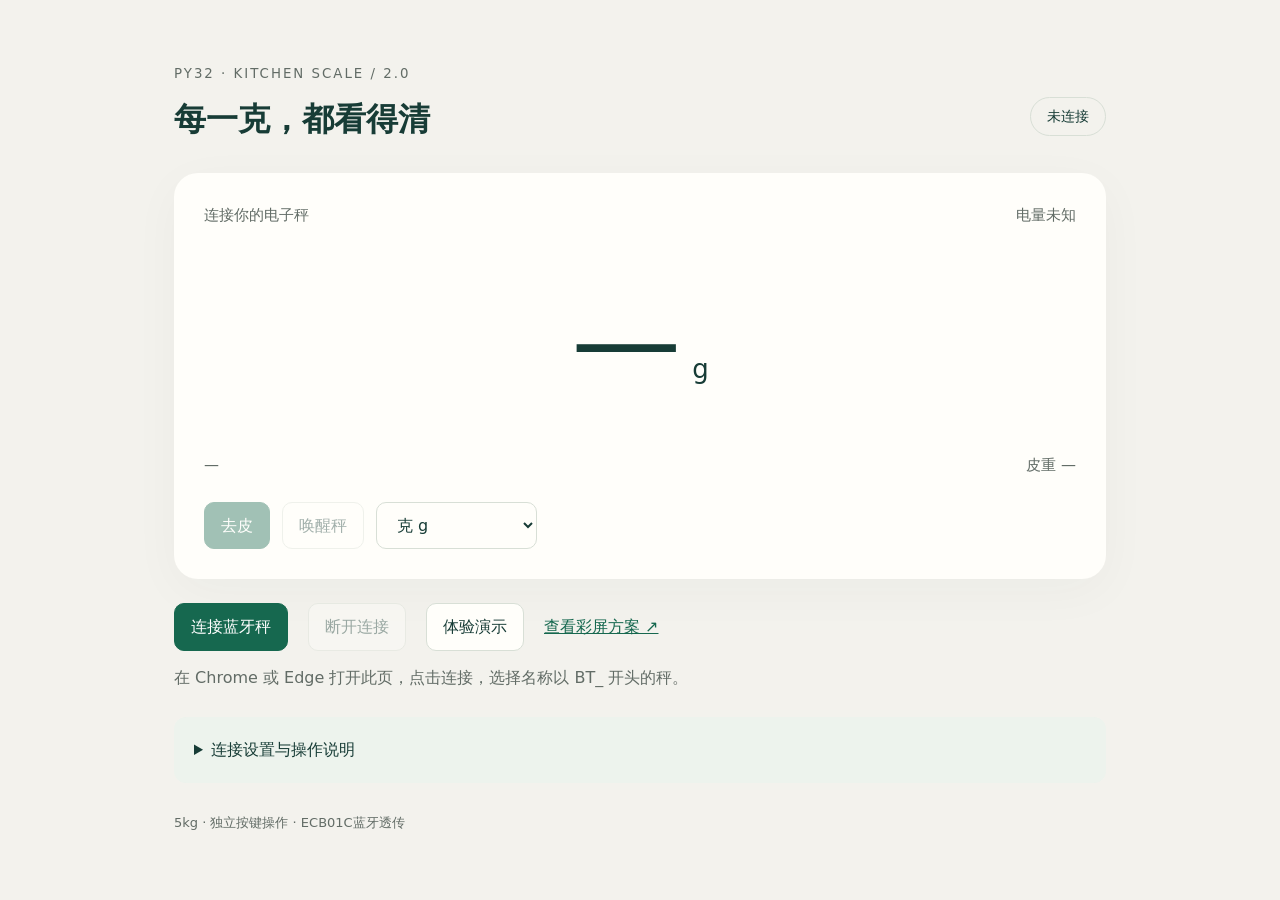
<file: web/index.html>
<!doctype html>
<html lang="zh-CN"><head><meta charset="utf-8"><meta name="viewport" content="width=device-width,initial-scale=1">
<title>厨房秤 · 蓝牙称重</title><link rel="stylesheet" href="style.css"></head>
<body><main>
<header><div><small>PY32 · KITCHEN SCALE / 2.0</small><h1>每一克，都看得清</h1></div><span id="connection" class="pill">未连接</span></header>
<section class="scale"><div class="topline"><span id="state">连接你的电子秤</span><span id="power">电量未知</span></div>
<div class="reading"><strong id="weight">—</strong><span id="unit">g</span></div>
<div class="topline"><span id="stability">等待数据</span><span id="tare-info">皮重 —</span></div>
<div class="actions"><button id="tare" class="primary" aria-label="去皮 / 归零净重" disabled>去皮</button><button id="wake" disabled>唤醒秤</button><select id="units" aria-label="显示单位"><option value="g">克 g</option><option value="kg">千克 kg</option><option value="oz">盎司 oz</option><option value="lb">磅 / 盎司 lb:oz</option></select></div>
</section>
<section class="toolbar"><button id="connect" class="primary">连接蓝牙秤</button><button id="disconnect" disabled>断开连接</button><button id="demo">体验演示</button><a href="tft-preview.html">查看彩屏方案 ↗</a></section>
<p id="message" role="status" aria-live="polite">在 Chrome 或 Edge 打开此页，点击连接，选择名称以 BT_ 开头的秤。</p>
<details><summary>连接设置与操作说明</summary>
<p>先在秤上用20g砝码完成标定。放容器，等待“稳定”，点击去皮；移走容器会显示负净重。标定和所有设备设置也可直接用秤上的SW4完成。</p>
<label>服务 UUID <input id="service" value="fff0"></label><label>通知 UUID <input id="notify" value="fff1"></label><label>写入 UUID <input id="write" value="fff2"></label>
<p>电量按两节碱性电池的电压估算。断线后页面自动重连并重新订阅，连续3秒没有重量帧时清空旧读数。页面的单位转换只影响本页。</p>
<p>电脑使用 <code>python -m http.server 8765 --directory web --bind 127.0.0.1</code>，打开 <code>http://localhost:8765</code>。Android平板使用支持Web Bluetooth的Chrome及HTTPS地址；iPad可使用原生BLE客户端连接FFF0服务，协议见仓库文档。</p>
</details>
<footer>5kg · 独立按键操作 · ECB01C蓝牙透传 <span id="counter"></span></footer>
</main><script type="module" src="app.mjs"></script></body></html>
</file>
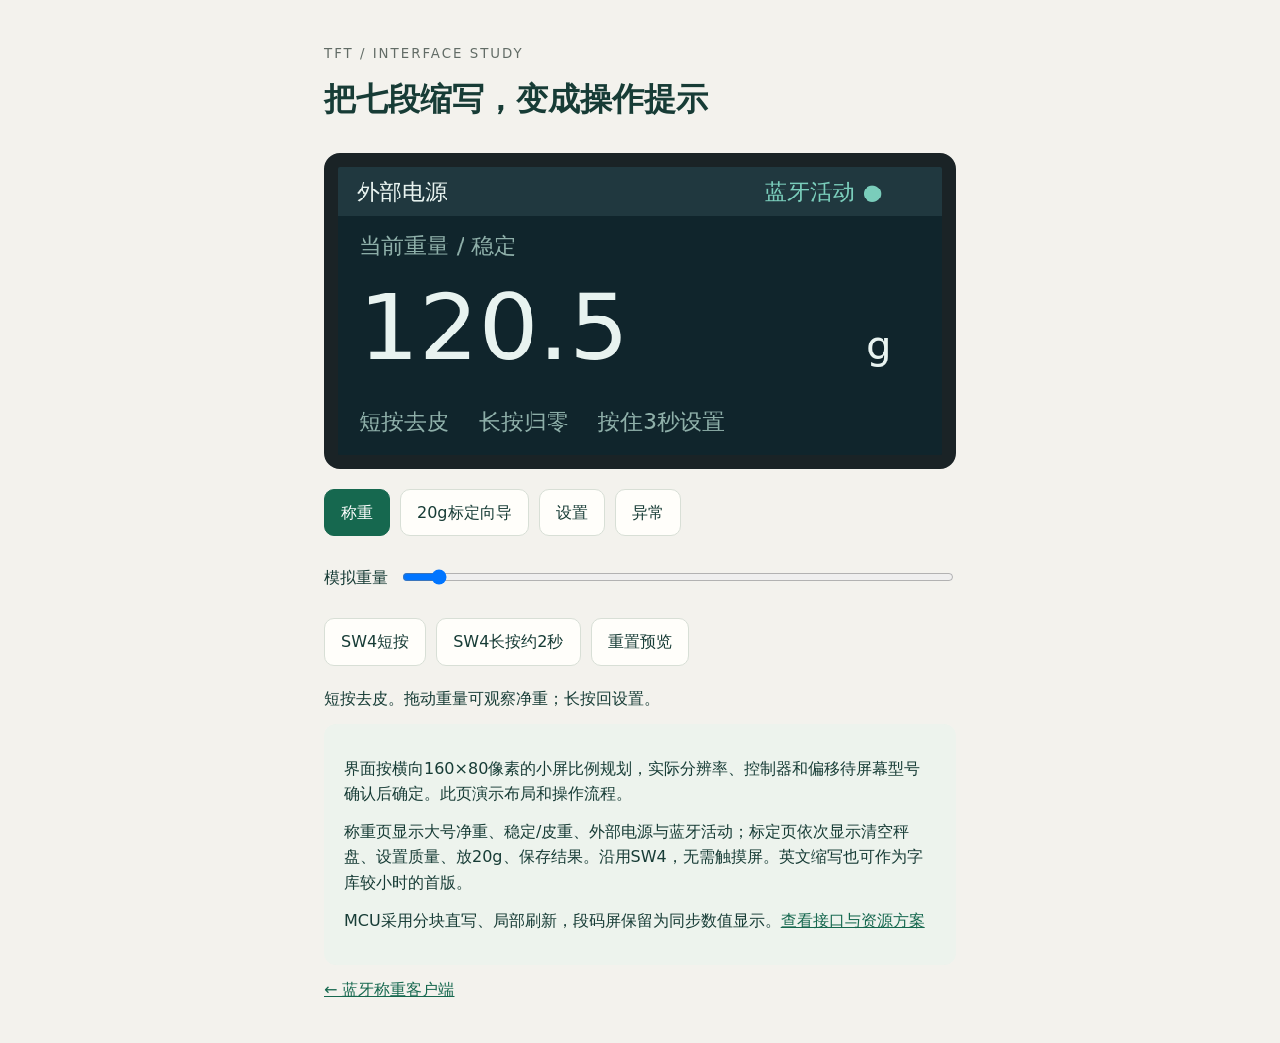
<file: web/tft-preview.html>
<!doctype html><html lang="zh-CN"><head><meta charset="utf-8"><meta name="viewport" content="width=device-width,initial-scale=1"><title>彩屏交互方案</title><link rel="stylesheet" href="style.css">
<style>.preview{max-width:680px;margin:40px auto}.screen{width:100%;aspect-ratio:2/1;display:block;image-rendering:pixelated;border:14px solid #1a2326;border-radius:16px;background:#10252c}.controls{display:flex;gap:10px;flex-wrap:wrap;margin:20px 0}.notes{padding:20px;background:var(--sub);border-radius:12px}input[type=range]{flex:1;min-width:0;width:auto;max-width:none}</style></head><body><main class="preview">
<small>TFT / INTERFACE STUDY</small><h1>把七段缩写，变成操作提示</h1>
<canvas id="screen" class="screen" width="640" height="320" aria-label="彩屏界面预览"></canvas>
<div class="controls"><button data-page="weight" class="primary">称重</button><button data-page="cal">20g标定向导</button><button data-page="settings">设置</button><button data-page="fault">异常</button></div>
<label>模拟重量 <input id="mass" type="range" min="0" max="5000" step="0.1" value="120.5"></label>
<div class="controls"><button id="tap">SW4短按</button><button id="hold">SW4长按约2秒</button><button id="reset">重置预览</button></div>
<p id="caption" role="status"></p>
<div class="notes"><p>界面按横向160×80像素的小屏比例规划，实际分辨率、控制器和偏移待屏幕型号确认后确定。此页演示布局和操作流程。</p>
<p>称重页显示大号净重、稳定/皮重、外部电源与蓝牙活动；标定页依次显示清空秤盘、设置质量、放20g、保存结果。沿用SW4，无需触摸屏。英文缩写也可作为字库较小时的首版。</p>
<p>MCU采用分块直写、局部刷新，段码屏保留为同步数值显示。<a href="https://github.com/lin-gengyou/py32-kitchen-scale/blob/main/docs/color-display.md">查看接口与资源方案</a></p></div>
<p><a href="index.html">← 蓝牙称重客户端</a></p>
</main><script>
const canvas=document.getElementById('screen'),ctx=canvas.getContext('2d');
let page='weight',step=0,tare=0,menu=0;
const captions={weight:'短按去皮。拖动重量可观察净重；长按回设置。',cal:'长按约2秒确认当前步骤；清空、20g质量、加载、保存。',settings:'短按切换设置项；长按进入标定。',fault:'超载、传感器错误、电源错误独立提示，短按查看下一种。'};
function text(s,x,y,size,color='#e8f3f0'){ctx.fillStyle=color;ctx.font=`${size}px system-ui,"Microsoft YaHei"`;ctx.fillText(s,x,y);}
function draw(){ctx.fillStyle='#10252c';ctx.fillRect(0,0,640,320);ctx.fillStyle='#20383f';ctx.fillRect(0,0,640,54);
text('外部电源',20,36,24);text('蓝牙活动 ●',452,36,24,'#7acdbb');
if(page==='weight'){text(tare?'净重 / 已去皮':'当前重量 / 稳定',22,96,24,'#8eafa9');const n=Number(document.getElementById('mass').value)-tare;text(n.toFixed(1),22,213,100);text('g',560,213,42);text('短按去皮    长按归零    按住3秒设置',22,291,24,'#8eafa9');}
if(page==='cal'){const a=[['01  清空秤盘','空秤稳定后，长按确认'],['02  标定质量','20 g · 长按确认'],['03  放上砝码','放置20g，稳定后长按'],['04  标定已保存','移走砝码检查回零']][step%4];text(a[0],24,133,42);text(a[1],24,207,30);text(`${step%4+1} / 4`,530,290,26,'#7acdbb');}
if(page==='settings'){const a=['07  称重标定','03  蜂鸣器','04  待机时间','17  电源类型','20  蓝牙通信'];text('设置',24,107,28,'#8eafa9');text(a[menu%a.length],24,190,46);text('短按下一项 · 长按确认',24,281,27,'#8eafa9');}
if(page==='fault'){const a=[['超过量程','移走物品，保留毛重保护'],['采集故障','检查传感器与HX711'],['电源异常','检查电源连接与电源类型']][menu%3];text(a[0],24,141,52,'#ffb298');text(a[1],24,222,30);}
document.getElementById('caption').textContent=captions[page];}
document.querySelectorAll('[data-page]').forEach(b=>b.onclick=()=>{page=b.dataset.page;step=menu=0;draw();});
document.getElementById('mass').oninput=draw;
document.getElementById('tap').onclick=()=>{if(page==='weight')tare=Number(document.getElementById('mass').value);else menu++;draw();};
document.getElementById('hold').onclick=()=>{if(page==='cal')step++;else if(page==='settings')page='cal';else page='settings';draw();};
document.getElementById('reset').onclick=()=>{page='weight';step=tare=menu=0;document.getElementById('mass').value=120.5;draw();};draw();
</script></body></html>
</file>
<file: web/style.css>
:root{color-scheme:light dark;--bg:#f3f2ed;--card:#fffefa;--ink:#173c36;--muted:#626c66;--line:#d8dfd6;--accent:#16684f;--sub:#edf3ed}*{box-sizing:border-box}body{margin:0;background:var(--bg);color:var(--ink);font:16px/1.6 system-ui,"Microsoft YaHei",sans-serif}main{max-width:980px;margin:60px auto;padding:0 24px}header,.topline,.toolbar,footer{display:flex;justify-content:space-between;gap:20px;align-items:center}h1{font-size:32px;font-weight:600;margin:8px 0 28px}small{letter-spacing:2px;color:var(--muted)}.pill{border:1px solid var(--line);border-radius:40px;padding:7px 16px;font-size:14px;white-space:nowrap}.scale{border-radius:24px;padding:30px;background:var(--card);box-shadow:0 12px 50px #173c3609}.topline{color:var(--muted);font-size:15px}.reading{display:flex;justify-content:center;align-items:baseline;gap:14px;padding:25px 0;font-variant-numeric:tabular-nums}.reading strong{font-size:clamp(54px,12vw,110px);font-weight:500;letter-spacing:-3px}.reading span{font-size:26px}.actions{display:flex;gap:12px;margin-top:25px;flex-wrap:wrap}button,select,input{font:inherit;padding:10px 16px;border-radius:10px;border:1px solid var(--line);background:var(--card);color:var(--ink)}button{cursor:pointer}button.primary{background:var(--accent);border-color:var(--accent);color:#fff}button:disabled{opacity:.4;cursor:default}a{color:var(--accent)}.toolbar{justify-content:flex-start;flex-wrap:wrap;margin:24px 0 14px}#message{min-height:30px;color:var(--muted)}details{margin:22px 0;padding:20px;background:var(--sub);border-radius:12px}summary{cursor:pointer}label{white-space:nowrap;display:flex;align-items:center;gap:12px;margin:10px 0}input{min-width:0;max-width:400px;width:70%}p{margin:12px 0}code{overflow-wrap:anywhere}footer{font-size:13px;color:var(--muted);margin-top:30px}@media(max-width:600px){main{margin:24px auto;padding:0 14px}header{align-items:flex-start}h1{font-size:24px}.scale{padding:20px}.topline{font-size:13px}.actions{display:grid;grid-template-columns:1fr 1fr}.actions select{grid-column:1/-1}.actions button{white-space:nowrap}.toolbar{gap:8px}}@media(prefers-color-scheme:dark){:root{--bg:#12211f;--card:#1c302b;--ink:#e0ece3;--muted:#a0b9ac;--line:#39594e;--accent:#248267;--sub:#1a2c27}}
</file>
